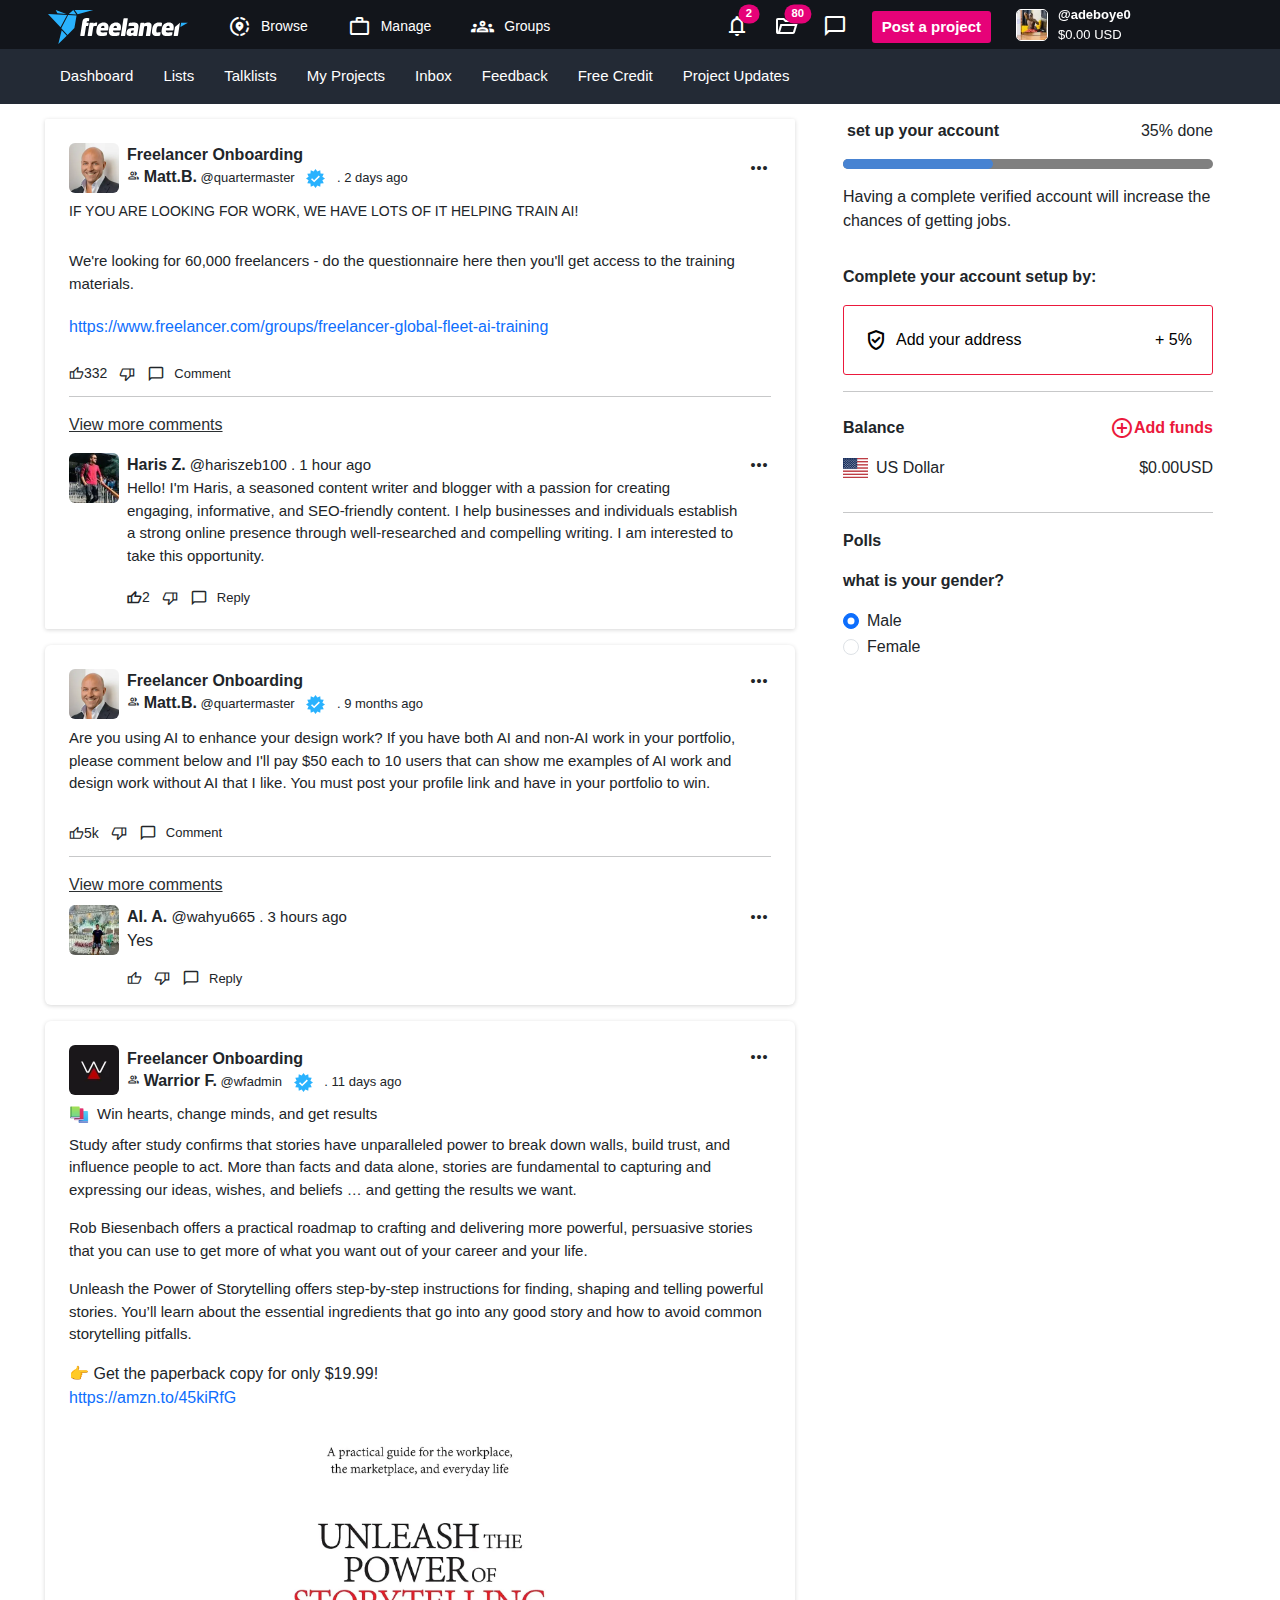
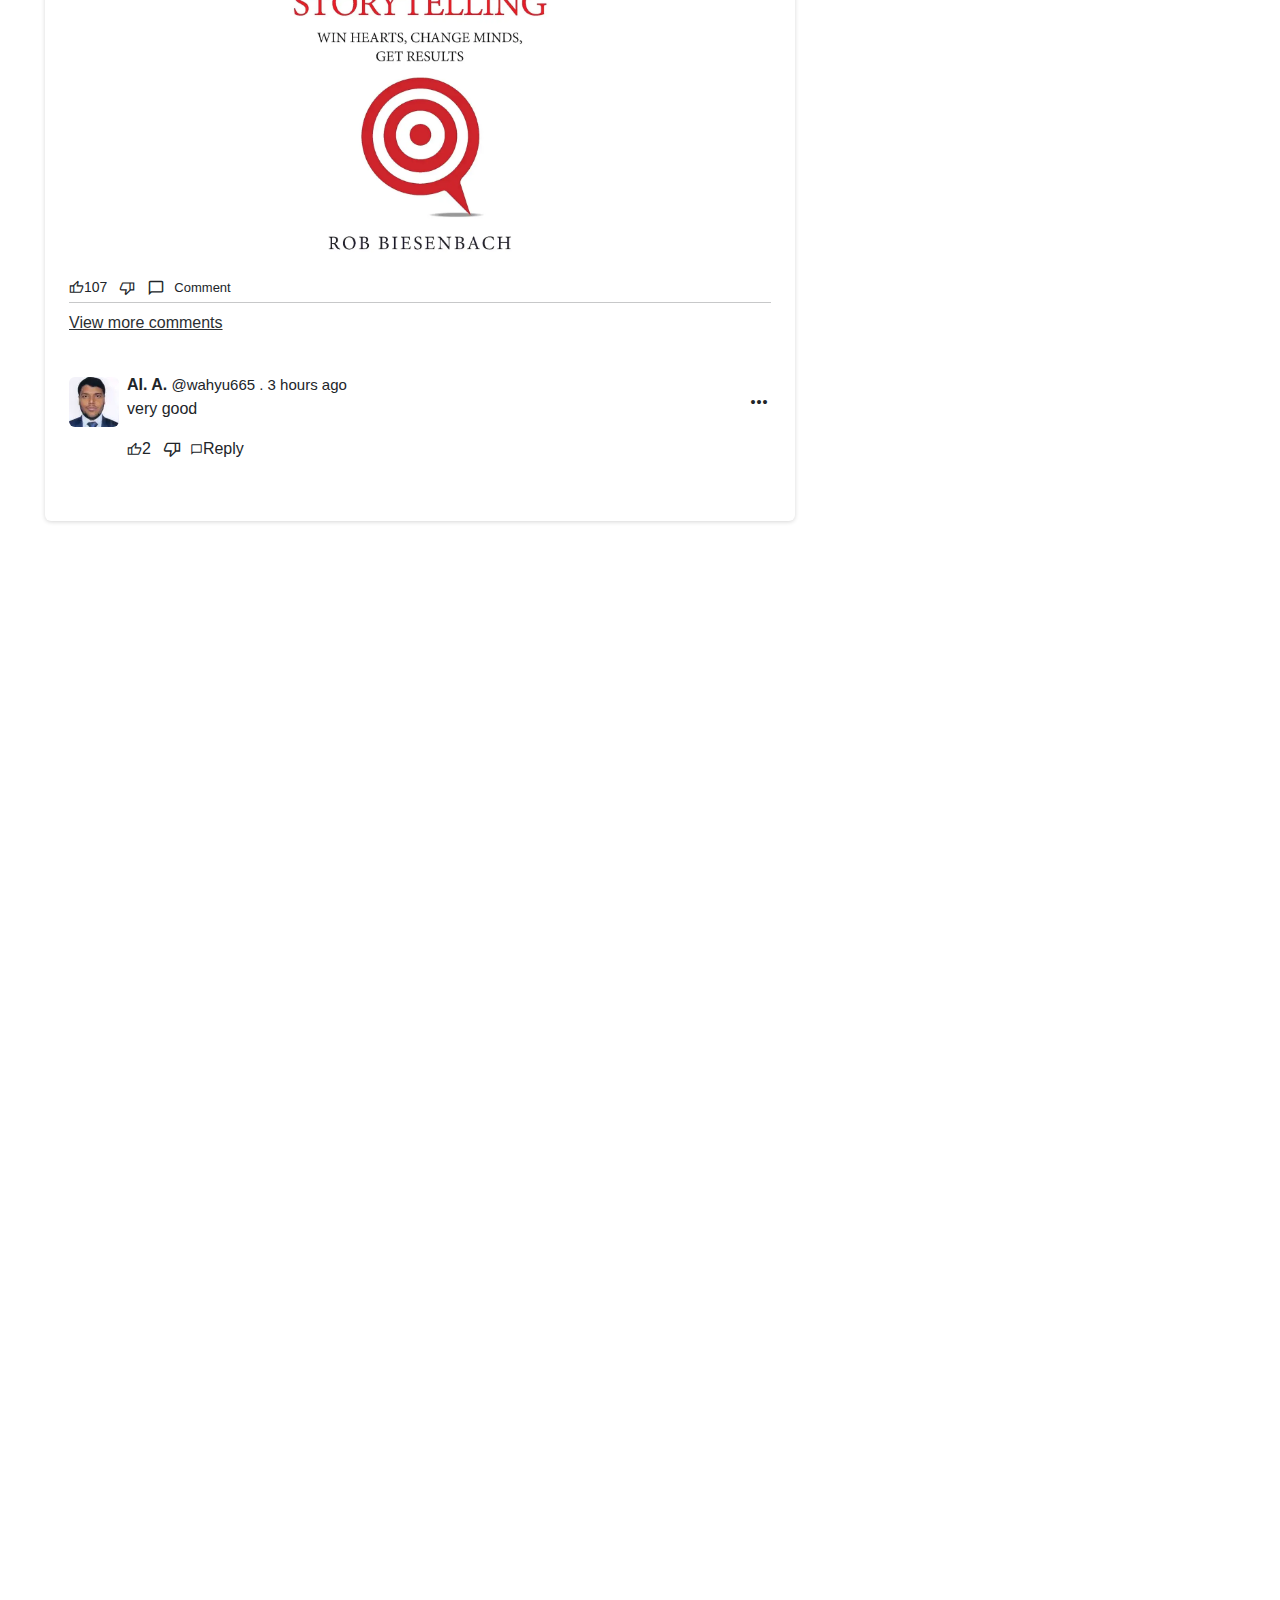
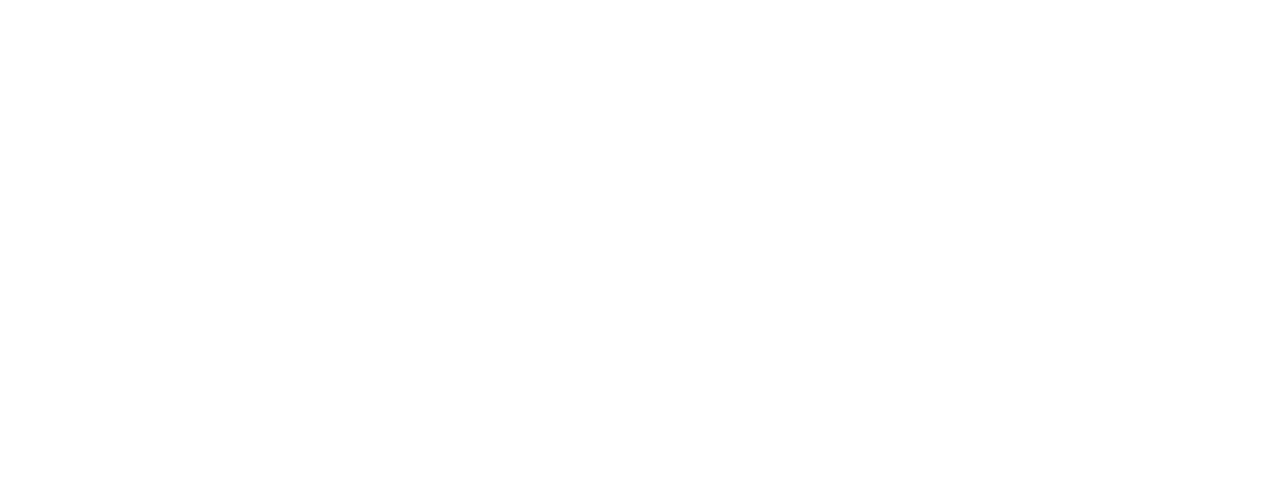
<file: dashboard.html>
<!DOCTYPE html>
<html lang="en">

<head>
    <meta charset="UTF-8">
    <meta name="viewport" content="width=device-width, initial-scale=1.0">
    <title>Dashboard | Freelancer</title>
    <link rel="shortcut icon" href="freelancer-logo-icon (1).svg" type="image/x-icon">
    <link rel="stylesheet" href="dashboard.css">
    <link href="https://cdn.jsdelivr.net/npm/bootstrap@5.3.3/dist/css/bootstrap.min.css" rel="stylesheet"
        integrity="sha384-QWTKZyjpPEjISv5WaRU9OFeRpok6YctnYmDr5pNlyT2bRjXh0JMhjY6hW+ALEwIH" crossorigin="anonymous">
    <link rel="stylesheet"
        href="https://fonts.googleapis.com/css2?family=Material+Symbols+Outlined:opsz,wght,FILL,GRAD@24,400,0,0" />
</head>

<body>
    <nav class="nav px-5">
        <header class="display">
            <div class="nav-left">

                <div class="d-flex">

                    <div class="freelancer-logo">
                        <img src="freelancer-logo-light (1).svg" alt="">
                    </div>
                    <div class="browse">
                        <button>
                            <span class="material-symbols-outlined">
                                share_location
                            </span>
                            <span>Browse</span>

                        </button>

                        <button>
                            <span class="material-symbols-outlined">
                                work
                            </span>
                            <span>Manage</span>
                        </button>
                        <button>
                            <span class="material-symbols-outlined">
                                groups
                            </span>
                            <span>Groups</span>
                        </button>
                    </div>

                </div>

            </div>
            <div class="note">
                <button class="position-relative"> <span class="material-symbols-outlined">
                        notifications
                    </span>
                    <span class="position-absolute top-0 start-100 translate-middle badge rounded-pill bg">
                        2
                        <span class="visually-hidden">notifications</span>
                </button>

                <button class="position-relative">
                    <span class="material-symbols-outlined">
                        folder_open
                    </span>
                    <span class="position-absolute top-0 start-100 translate-middle badge rounded-pill bg">
                        80
                        <span class="visually-hidden">Recent projects</span>
                </button>
                <button class="third">
                    <span class="material-symbols-outlined">
                        chat_bubble
                    </span>
                </button>
                <button>Post a project</button>
                <div class="d-flex image">
                    <button><img src="sam1.webp" alt=""></button>
                    <button>@adeboye0 <footer class="fw-normal"> $0.00 USD</footer></button>
                </div>

            </div>

        </header>
    </nav>

    <main class="nav1">
        <button>Dashboard</button>
        <button>Lists</button>
        <button>Talklists</button>
        <button>My Projects</button>
        <button>Inbox</button>
        <button>Feedback</button>
        <button>Free Credit</button>
        <button>Project Updates</button>
    </main>

    <section class="one">
        <main class="d-flex">
            <div>

                <div class="first px-4 py-4">
                    <div class="d-flex justify-content-between align-items-center">
                        <div class="d-flex">
                            <div class="image2">
                                <img class="rounded" src="jeff.webp" alt="">
                            </div>
                            <div class="px-2">
                                <div>
                                    <p class="fs-6 fw-bold">Freelancer Onboarding</p>
                                </div>
                                <div class="matt">
                                    <span class="material-symbols-outlined">group</span>
                                    <span class="fw-bold fs-6">Matt.B.</span>
                                    <span>@quartermaster</span>
                                    <span class="verified p-2"> <img src="verified-v2.svg" alt=""></span>
                                    <span>.</span>
                                    <span>2 days ago</span>

                                </div>
                            </div>

                        </div>
                        <span class="material-symbols-outlined">
                            more_horiz
                        </span>
                    </div>
                    <div class="py-2 if">
                        <p>IF YOU ARE LOOKING FOR WORK, WE HAVE LOTS OF IT HELPING TRAIN AI!</p>
                    </div>
                    <div class="py-1 we">
                        <p>We're looking for 60,000 freelancers - do the questionnaire here then you'll get access to
                            the
                            training materials.</p>

                    </div>
                    <a href="#" class="text-decoration-none">
                        https://www.freelancer.com/groups/freelancer-global-fleet-ai-training</a>
                    <div class="likes d-flex align-items-center py-4">
                        <span class="material-symbols-outlined">
                            thumb_up
                        </span>
                        <span>332</span>
                        <span class="material-symbols-outlined">
                            thumb_down
                        </span>
                        <span class="material-symbols-outlined">
                            chat_bubble
                        </span>
                        <span>Comment</span>
                    </div>
                    <hr class="hr">
                    <div class="py-3">
                        <a class="text-secondary-emphasis" href="#">View more comments</a>
                    </div>
                    <div class="d-flex justify-content-between">
                        <div class="d-flex">
                            <div class="image3">
                                <img class="rounded" src="jeffss.webp" alt="">
                            </div>
                            <div class="haris px-2">
                                <span class=" fs-6">Haris Z.</span>
                                <span>@hariszeb100</span>
                                <span>.</span>
                                <span>1 hour ago</span>
                                <p>Hello! I'm Haris, a seasoned content writer and blogger with a passion for creating
                                    engaging,
                                    informative, and SEO-friendly content. I help businesses and individuals establish a
                                    strong
                                    online presence through well-researched and compelling writing.
                                    I am interested to take this opportunity.</p>
                                <div class="likes1 d-flex align-items-center py-1">
                                    <span class="material-symbols-outlined">
                                        thumb_up
                                    </span>
                                    <span>2</span>
                                    <span class="material-symbols-outlined">
                                        thumb_down
                                    </span>
                                    <span class="material-symbols-outlined">
                                        chat_bubble
                                    </span>
                                    <span>Reply</span>
                                </div>
                            </div>

                        </div>

                        <span class="material-symbols-outlined">
                            more_horiz
                        </span>
                    </div>


                </div>
                <div class="second px-4 py-4 rounded my-3">
                    <div class="d-flex justify-content-between">
                        <div class="d-flex">
                            <div class="image3">
                                <img class="rounded" src="jeff.webp" alt="">
                            </div>
                            <div class="px-2">
                                <div>
                                    <p class="fs-6 fw-bold">Freelancer Onboarding</p>
                                </div>
                                <div class="matt2">
                                    <span class="material-symbols-outlined">group</span>
                                    <span class="fw-bold fs-6">Matt.B.</span>
                                    <span>@quartermaster</span>
                                    <span class="verified1 p-2"> <img src="verified-v2.svg" alt=""></span>
                                    <span>.</span>
                                    <span>9 months ago</span>

                                </div>
                            </div>

                        </div>
                        <span class="material-symbols-outlined">
                            more_horiz
                        </span>
                    </div>
                    <div class="are-you py-2">
                        <p>Are you using AI to enhance your design work? If you have both AI and non-AI work in your
                            portfolio,
                            please comment below and I'll pay $50 each to 10 users that can show me examples of AI work
                            and
                            design work without AI that I like. You must post your profile link and have in your
                            portfolio
                            to
                            win.</p>
                    </div>
                    <div class="likes2 d-flex align-items-center py-1">
                        <span class="material-symbols-outlined">
                            thumb_up
                        </span>
                        <span>5k</span>
                        <span class="material-symbols-outlined">
                            thumb_down
                        </span>
                        <span class="material-symbols-outlined">
                            chat_bubble
                        </span>
                        <span>Comment</span>
                    </div>
                    <hr class="hr1 my-2">
                    <div class="py-2">
                        <a class="text-secondary-emphasis" href="#">View more comments</a>
                    </div>
                    <div class="d-flex justify-content-between">
                        <div class="d-flex ">
                            <div class="image4">
                                <img class="rounded" src="allll.webp" alt="">
                            </div>
                            <div class="px-2">
                                <div class="a-i">
                                    <span class=" fs-6">AI. A.</span>
                                    <span>@wahyu665</span>
                                    <span>.</span>
                                    <span>3 hours ago</span>
                                </div>

                                <p>Yes</p>
                                <div class="likes3 d-flex align-items-center">
                                    <span class="material-symbols-outlined">
                                        thumb_up
                                    </span>
                                    <span class="material-symbols-outlined">
                                        thumb_down
                                    </span>
                                    <span class="material-symbols-outlined">
                                        chat_bubble
                                    </span>
                                    <span>Reply</span>
                                </div>
                            </div>
                        </div>
                        <span class="material-symbols-outlined">
                            more_horiz
                        </span>
                    </div>



                </div>
                <div class="third1 px-4 py-4 rounded">
                    <div class="d-flex justify-content-between">
                        <div class="d-flex align-items-center">
                            <div class="image5">
                                <img class="rounded" src="warrior.webp" alt="">
                            </div>
                            <div class="px-2">
                                <div>
                                    <p class="fs-6 fw-bold">Freelancer Onboarding</p>
                                </div>
                                <div class="matt3">
                                    <span class="material-symbols-outlined">group</span>
                                    <span class="fw-bold fs-6">Warrior F.</span>
                                    <span>@wfadmin</span>
                                    <span class="verified p-2"> <img src="verified-v2.svg" alt=""></span>
                                    <span>.</span>
                                    <span>11 days ago</span>

                                </div>
                            </div>
                        </div>
                        <span class="material-symbols-outlined">
                            more_horiz
                        </span>
                    </div>
                    <div class="image6 py-2 d-flex align-items-center">
                        <img src="Microsoft-Fluentui-Emoji-3d-Books-3d.512 (1).png" alt="">
                        <p class="m-0 px-2">Win hearts, change minds, and get results</p>
                    </div>
                    <div class="study">
                        <p>Study after study confirms that stories have unparalleled power to break down walls, build
                            trust,
                            and
                            influence people to act. More than facts and data alone, stories are fundamental to
                            capturing
                            and
                            expressing our ideas, wishes, and beliefs … and getting the results we want.</p>
                    </div>
                    <div class="rob">
                        <p>Rob Biesenbach offers a practical roadmap to crafting and delivering more powerful,
                            persuasive
                            stories that you can use to get more of what you want out of your career and your life.
                        </p>
                    </div>
                    <div class="unleash">
                        <p>Unleash the Power of Storytelling offers step-by-step instructions for finding, shaping and
                            telling
                            powerful stories. You’ll learn about the essential ingredients that go into any good story
                            and
                            how
                            to avoid common storytelling pitfalls.
                        </p>
                    </div>
                    👉<span> Get the paperback copy for only $19.99!</span>
                    <div>
                        <a class="text-decoration-none" href="#">https://amzn.to/45kiRfG</a>

                    </div>
                    <div class="image7 d-flex justify-content-center">
                        <img src="unleash.png" alt="">
                    </div>
                    <div class="likes4 d-flex align-items-center py-1">
                        <span class="material-symbols-outlined">
                            thumb_up
                        </span>
                        <span>107</span>
                        <span class="material-symbols-outlined">
                            thumb_down
                        </span>
                        <span class="material-symbols-outlined">
                            chat_bubble
                        </span>
                        <span>Comment</span>
                    </div>
                    <hr class="m-0">
                    <div class="py-2">
                        <a class="text-secondary-emphasis" href="#">View more comments</a>
                    </div>
                    <di class="d-flex align-items-center justify-content-between">
                        <div class="d-flex align-items-center">
                            <div class="image8">
                                <img class="rounded" src="ari.webp" alt="">
                            </div>
                            <div class=" pad px-2">
                                <div class="ari ">
                                    <span class=" fs-6">AI. A.</span>
                                    <span>@wahyu665</span>
                                    <span>.</span>
                                    <span>3 hours ago</span>
                                </div>
                                <p>very good</p>
                                <div class="likes5 d-flex align-items-center">
                                    <span class="material-symbols-outlined">
                                        thumb_up
                                    </span>
                                    <span class=" p-0">2</span>
                                    <span class="material-symbols-outlined">
                                        thumb_down
                                    </span>
                                    <span class="material-symbols-outlined">
                                        chat_bubble
                                    </span>
                                    <span>Reply</span>
                                </div>
                            </div>
                        </div>
                        <span class="material-symbols-outlined">
                            more_horiz
                        </span>
                </div>
            </div>
            </div>
            <div class=" px-5 ther">
                <div class="d-flex justify-content-between set">

                    <p class="fw-bold px-1">set up your account</p>
                    <p>35% done</p>


                </div>
                <div class="radius">
                    <div class="radius1"></div>
                </div>
                <p class="py-3">Having a complete verified account will increase the chances of getting jobs.</p>
                <p class="fw-bold">Complete your account setup by:</p>
                <div class="address">
                    <button class="d-flex align-items-center justify-content-between "><span
                            class="d-flex align-items-center">
                            <span class="material-symbols-outlined">
                                verified_user
                            </span> <span class="px-2">Add your address</span>
                        </span>
                        <div>+ 5%</div>
                    </button>
                </div>
                <hr class="py-1">
                <div class="d-flex justify-content-between">
                    <div>
                        <p class="fw-bold">Balance </p>
                    </div>
                    <div class="d-flex circle">
                        <span class="material-symbols-outlined">
                            add_circle
                        </span>
                        <p class="fw-bold ">Add funds</p>
                    </div>
                </div>
                <DIV class="d-flex justify-content-between">
                    <div class="image9 d-flex align-items-center">
                        <img src="uss.webp" alt="">
                        <p class="px-2">US Dollar</p>
                    </div>
                    <p>$0.00USD</p>
                </DIV>
                <hr>
                <p class="fw-bold">Polls</p>
                <p class="fw-bold">what is your gender?</p>
                <div class="form-check">
                    <input class="form-check-input" type="radio" name="exampleRadios" id="exampleRadios1"
                        value="option1" checked>
                    <label class="form-check-label" for="exampleRadios1">
                        Male
                    </label>
                </div>
                <div class="form-check">
                    <input class="form-check-input" type="radio" name="exampleRadios" id="exampleRadios2" value="option2">
                    <label class="form-check-label" for="exampleRadios2">
                      Female
                    </label>
                  </div>
            </div>

        </main>



    </section>


</body>

</html>
</file>
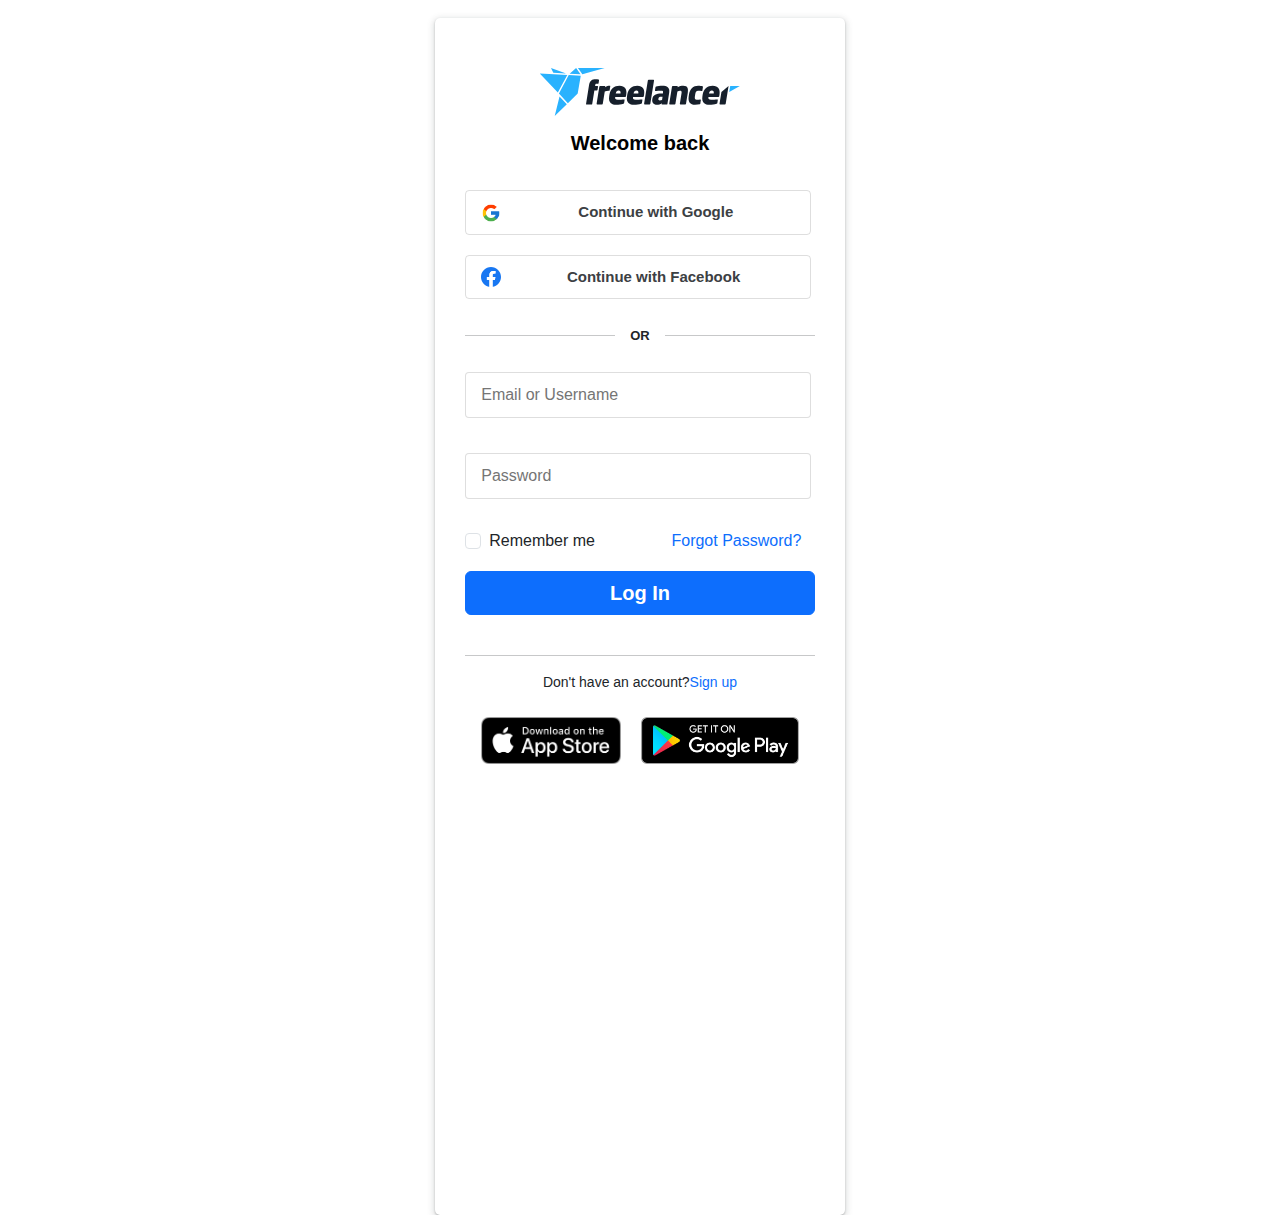
<file: login.html>
<!DOCTYPE html>
<html lang="en">

<head>
    <meta charset="UTF-8">
    <meta name="viewport" content="width=device-width, initial-scale=1.0">
    <title>Login to Hire Freelancers & Find Work | Freelancer</title>
    <link rel="shortcut icon" href="freelancer-logo-icon (1).svg" type="image/x-icon">
    <link rel="stylesheet" href="login.css">
    <link href="https://cdn.jsdelivr.net/npm/bootstrap@5.3.3/dist/css/bootstrap.min.css" rel="stylesheet"
        integrity="sha384-QWTKZyjpPEjISv5WaRU9OFeRpok6YctnYmDr5pNlyT2bRjXh0JMhjY6hW+ALEwIH" crossorigin="anonymous">
</head>

<body>
    <main class="background">
        <div class="freela">
            <img src="chan1.svg" alt="">
            <h1>Welcome back</h1>
        </div>
        <div class="google">
            <button class="d-flex align-items-center justify-content-between"><img src="google icon.png" alt="">Continue
                with Google</button>
        </div>
        <div class="facebook ">
            <button class="d-flex align-items-center justify-content-between"><img src="chantt1.svg" alt="">Continue
                with Facebook</button>
        </div>
        <div class="d-flex align-items-center justify-content-center or">
            <hr>
            <p>OR</p>
            <hr>
        </div>
        <form class="email">
            <input type="text" name="" id="" placeholder="Email or Username">
            <input type="text" name="" id="" placeholder="Password">
        </form>
        <div class="mb-3 d-flex">
            <div class="form-check remember">
                <input type="checkbox" class="form-check-input" id="dropdownCheck">
                <label class="form-check-label me-5" for="dropdownCheck">
                    Remember me

                </label>
                <a class="ms-4 text-decoration-none" href="#">Forgot Password?</a>
            </div>
        </div>
        <button type="submit" class="btn btn-primary w-100 mb-4 log"> <a class="login "
                href="dashboard.html">Log In</a></button>
        <hr class="hr">
        <div class="d-flex justify-content-center don">
            Don't have an account?<a class="text-decoration-none" href="signup.html">Sign up</a>
        </div>
        <div class="d-flex align-items-center justify-content-center mt-4 play">
            <img src="chantt2.png" alt="">
            <img src="chantt3.png" alt="">
        </div>
        

    </main>
</body>

</html>
</file>
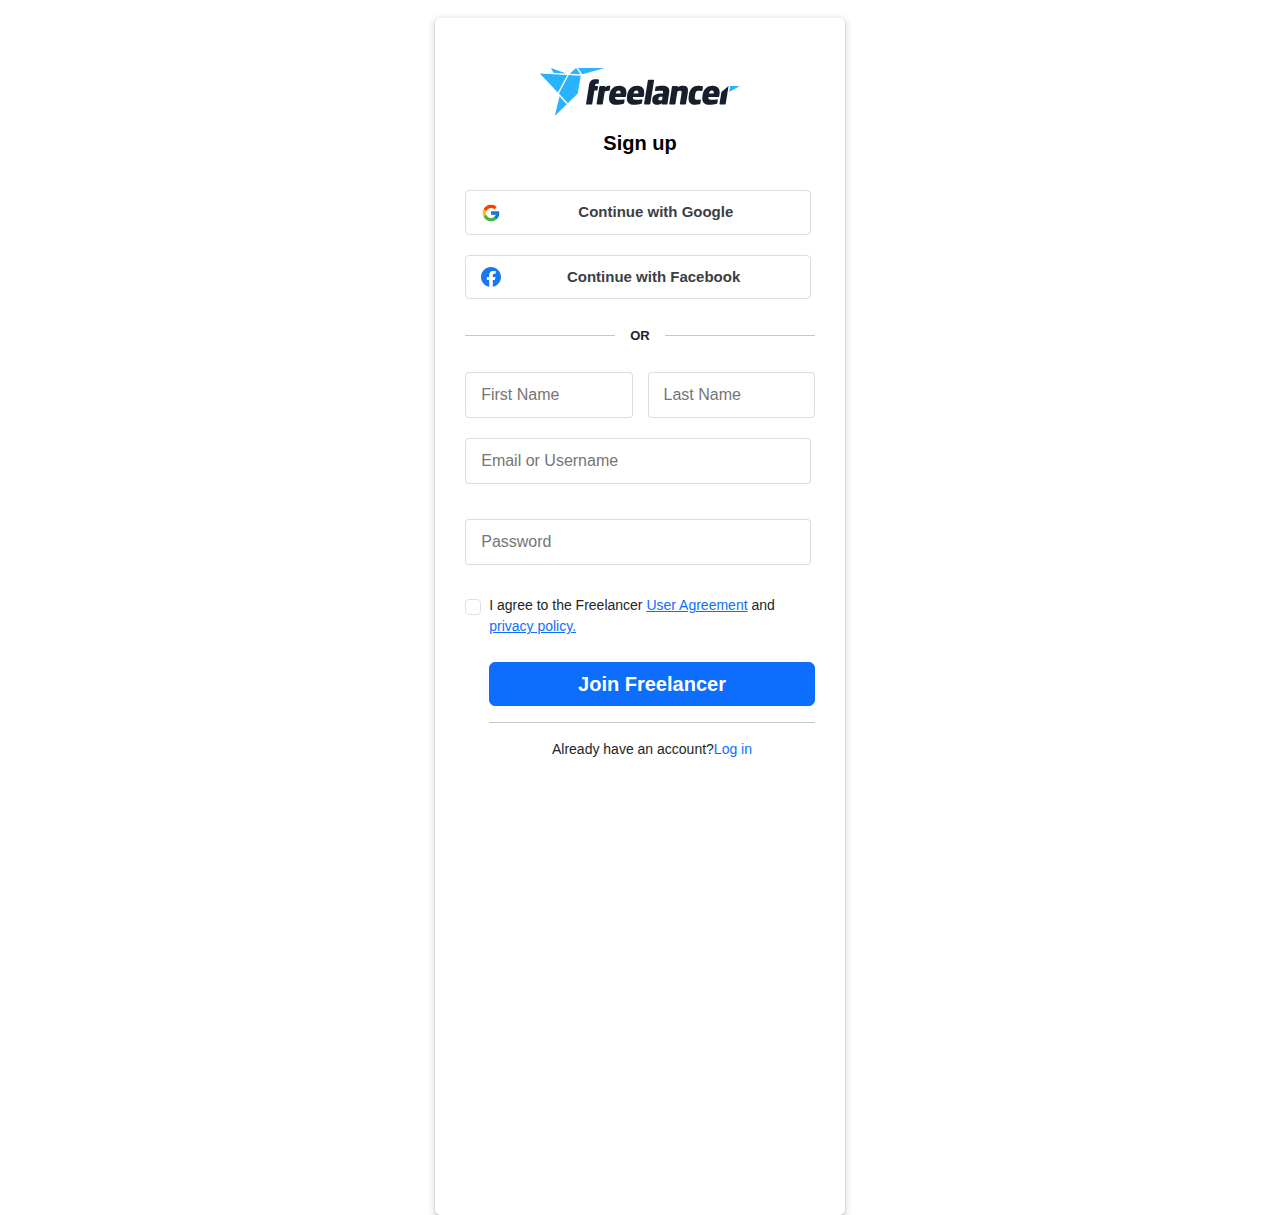
<file: signup.html>
<!DOCTYPE html>
<html lang="en">

<head>
    <meta charset="UTF-8">
    <meta name="viewport" content="width=device-width, initial-scale=1.0">
    <title>User Signup | Freelancer</title>
    <link rel="stylesheet" href="signup.css">
    <link rel="shortcut icon" href="freelancer-logo-icon (1).svg" type="image/x-icon">
    <link href="https://cdn.jsdelivr.net/npm/bootstrap@5.3.3/dist/css/bootstrap.min.css" rel="stylesheet"
        integrity="sha384-QWTKZyjpPEjISv5WaRU9OFeRpok6YctnYmDr5pNlyT2bRjXh0JMhjY6hW+ALEwIH" crossorigin="anonymous">
</head>

<body>
    <main class="background">
        <div class="freela">
            <img src="chan1.svg" alt="">
            <h1>Sign up</h1>
        </div>
        <div class="google">
            <button class="d-flex align-items-center justify-content-between"><img src="google icon.png" alt="">Continue
                with Google</button>
        </div>
        <div class="facebook ">
            <button class="d-flex align-items-center justify-content-between"><img src="chantt1.svg" alt="">Continue
                with Facebook</button>
        </div>
        <div class="d-flex align-items-center justify-content-center or">
            <hr>
            <p>OR</p>
            <hr>
        </div>
        <div class="d-flex justify-content-center firstn">
            <input type="text" name="" id="" placeholder="First Name">
            <input type="text" name="" id="" placeholder="Last Name">
        </div>
        <form class="email">
            <input type="text" name="" id="" placeholder="Email or Username">
            <input type="text" name="" id="" placeholder="Password">
        </form>
        <div class="form-check remember ">
            <input type="checkbox" class="form-check-input" id="dropdownCheck">
            <label class="form-check-label  agree" for="dropdownCheck">
                I agree to the Freelancer <a href="">User Agreement</a> and <a href="">privacy policy.</a>

            </label>
            <button type="submit" class="btn btn-primary w-100 mt-4 log"> <a class="signup " href="login.html"> Join Freelancer</a>
            
            </button>
            <hr class="hr">
            <div class="d-flex justify-content-center don">
                Already have an account?<a class="text-decoration-none" href="signup.html">Log in</a>
            </div>

        </div>

    </main>
</body>

</html>
</file>
<file: dashboard.css>
* {
    margin: 0;
    padding: 0;
    box-sizing: border-box;
    font-family: 'Roboto', "Helvetica Neue", Helvetica, Arial, sans-serif;
}

body {
    font-family: 'Roboto', "Helvetica Neue", Helvetica, Arial, sans-serif;
}

.nav {
    width: 100%;
    height: 49px;
    background-color: #12151B;
    padding: 0 0 10px 0;
    position: sticky;
    top: 0;

}

.freelancer-logo img {
    width: 140px;
}

.display {
    display: flex;
    justify-content: space-between;
    width: 1100px;
    align-items: center;
    /* padding: 0 40px; */


}

.nav_left {
    /* display: flex; */
    background-color: red;
    align-items: center;
}

.browse {
    display: flex;
    color: white;
    padding: 0 20px;

}

.browse button {
    display: flex;
    align-items: center;
    padding: 0 20px;
    border: none;
    background: none;
    color: white;
}

.bg {
    background-color: #E60278;
}

.browse span:nth-child(1) {

    font-size: 23px;
    padding: 0 10px 0 0;
    /* background-color: aqua; */
}

.browse span:nth-child(2) {
    font-family: 'Roboto', "Helvetica Neue", Helvetica, Arial, sans-serif;
    font-size: 14px;
}



.note {
    display: flex;
    /* color: white; */
    gap: 25px;
    align-items: center;

    font-size: 15px;
    /* background-color: black; */
    /* background-color: red; */
}

.note button:nth-child(1) {
    border: none;
    background-color: transparent;
    color: white;
    margin: 5px 0 0 0;

}

.note button:nth-child(2) {
    border: none;
    background-color: transparent;
    color: white;
    margin: 5px 0 0 0;
}

.third {
    border: none;
    background-color: transparent;
    color: white;
    margin: 5px 0 0 0;
}

.note button:nth-child(4) {
    background-color: #E60278;
    color: white;
    border: none;
    padding: 5px 10px;
    border-radius: 3px;
    /* font-size: 20px; */
    font-weight: 700;
}

.image button:nth-child(1) {
    border: none;
     background-color: transparent;
    padding: 0 0 10px 0;
}

.image button img {
    width: 32px;
    border-radius: 5px;
    border: 1px solid white;

}

.image button:nth-child(2) {
    width: 100px;
    padding: 0 0 10px 10px;
    text-align: start;
    font-size: 13px;
    background-color: transparent;
    font-weight: 600;
   
}
.nav1{
    width: 100%;
    height: 55px;
    background-color: #232A35;
    display: flex;
    align-items: center;
    padding: 0 45px;
    

}
.one{
    width: 100%;
    height: 400vh;
    padding: 15px 45px;
    /* position: absolute;
    z-index: 3 !important; */
}
.nav1 button{
    color: white;
    background-color: transparent;
    border: none;
    padding: 15px 15px;
    font-size: 15px;
    
}
.nav1 button:hover{
    background-color: rgba(255, 255, 255, 0.196);
}
.first{
    background-color: white;
    width: 750px;
    height: 510px;
    border-radius: 2px;
    box-shadow:rgba(0, 0, 0, 0.16) 0px 1px 4px;
}
.matt{
    margin: -18px 0 0 0;
    font-size: 13px;
}
.image2 img{
    width: 50px;
}
.matt span:nth-child(1){
    font-size: 13px;
}
.verified img{
    width: 19px;
    
}
/* .matt span:nth-child(5){
    margin: -20px 0 0 0;
    background-color: #E60278;
} */
.if p{
    font-size: 14px;
}
.we{
    font-size: 15px; 
}
.likes span:nth-child(1){
    font-size: 15px;
}
.likes span:nth-child(2){
    font-size: 14px;
}
.likes span:nth-child(3){
    padding: 0 0 0 12px;
    font-size: 16px;
}
.likes span:nth-child(4){
    font-size: 18px;
    padding: 0 0 0 12px;
}
.likes span:nth-child(5){
    font-size: 13px;
    padding: 0 0 0 9px;
}
.hr{
    margin: -12px 0 0 0;
}
.image3 img{
    width: 50px;
}
.haris{
    font-size: 15px;
}
.haris span:nth-child(1){
    font-weight:600 ;
}
.likes1 span:nth-child(1){
    font-size: 15px;
}
.likes1 span:nth-child(2){
    font-size: 14px;
}
.likes1 span:nth-child(3){
    padding: 0 0 0 12px;
    font-size: 16px;
}
.likes1 span:nth-child(4){
    font-size: 18px;
    padding: 0 0 0 12px;
}
.likes1 span:nth-child(5){
    font-size: 13px;
    padding: 0 0 0 9px;
}
.second{
    background-color: white;
    width: 750px;
    height: 360px;
    border-radius: 2px;
    box-shadow:rgba(0, 0, 0, 0.16) 0px 1px 4px;
}
.matt2{
    margin: -18px 0 0 0;
    font-size: 13px;
}
.image3 img{
    width: 50px;
}
.matt2 span:nth-child(1){
    font-size: 13px;
}
.verified1 img{
    width: 19px;
    
}
.are-you p{
    font-size: 15px;
}
.likes2 span:nth-child(1){
    font-size: 15px;
}
.likes2 span:nth-child(2){
    font-size: 14px;
}
.likes2 span:nth-child(3){
    padding: 0 0 0 12px;
    font-size: 16px;
}
.likes2 span:nth-child(4){
    font-size: 18px;
    padding: 0 0 0 12px;
}
.likes2 span:nth-child(5){
    font-size: 13px;
    padding: 0 0 0 9px;
}
.image4 img{
    width: 50px;
}
.a-i{
    font-size: 15px;
}
.a-i span:nth-child(1){
    font-weight:600 ;
}
.likes3 span:nth-child(1){
    font-size: 15px;
}

.likes3 span:nth-child(2){
    padding: 0 0 0 12px;
    font-size: 16px;
}
.likes3 span:nth-child(3){
    font-size: 18px;
    padding: 0 0 0 12px;
}
.likes3 span:nth-child(4){
    font-size: 13px;
    padding: 0 0 0 9px;
}
.third1{
    background-color: white;
    width: 750px;
    height: 1100px;
    border-radius: 2px;
    box-shadow:rgba(0, 0, 0, 0.16) 0px 1px 4px;
}
.image5 img{
    width: 50px;
}
.matt3{
    margin: -18px 0 0 0;
    font-size: 13px;
}
.matt3 span:nth-child(1){
    font-size: 13px;
}
.image6 img{
    width: 20px;
}
.image6 p{
    font-size: 15px;
}
.study p{
    font-size: 15px;
  
}
.rob p{
    font-size: 15px;
}
.unleash p{
    font-size: 15px;
}
.image7 img{
    width: 300px;
}
.likes4 span:nth-child(1){
    font-size: 15px;
}
.likes4 span:nth-child(2){
    font-size: 14px;
}
.likes4 span:nth-child(3){
    padding: 0 0 0 12px;
    font-size: 16px;
}
.likes4 span:nth-child(4){
    font-size: 18px;
    padding: 0 0 0 12px;
}
.likes4 span:nth-child(5){
    font-size: 13px;
    padding: 0 0 0 9px;
}
.image8 img{
    width: 50px;
}
.ari{
    font-size: 15px;
}
.ari span:nth-child(1){
    font-weight:600 ;
}
.likes5 span:nth-child(1){
    font-size: 15px;
}

.likes5 span:nth-child(2){
    padding: 0 0 0 12px;
    font-size: 16px;
}
.likes5 span:nth-child(3){
    font-size: 18px;
    padding: 0 0 0 12px;
}
.likes5 span:nth-child(4){
    font-size: 13px;
    padding: 0 0 0 9px;
}
.pad{
    padding: 30px  0 0 0;
}
.set{
width: 370px;
}
.radius{
    width: 370px;
    height: 10px;
    border-radius: 5px;
    background-color: grey;
}
.radius1{
    width: 150px;
    height: 10px;
    border-radius: 5px;
    background-color: #4783D2;
}
.address button{
    border: 1px solid rgb(235, 25, 60);
    padding: 20px;
    width: 370px;
    background-color: transparent;
    border-radius: 3px;
    height: 70px;
}
.address:hover{
    box-shadow: rgba(0, 0, 0, 0.35) 0px 5px 15px;
    transition: 10s ease-in 1.ms;
}
.circle{
    color:rgb(235, 25, 60) ;
}
.image9 img{
    width: 25PX;
    margin-bottom: 16px;
}
</file>
<file: login.css>
* {
    margin: 0;
    padding: 0;
    box-sizing: border-box;
    font-family: 'Roboto', "Helvetica Neue", Helvetica, Arial, sans-serif;

}

body {
    width: 100%;
    height: 135vh;
    padding-top: 18px;
   
    
}

.background {
    width: 32%;
    height: 100%;
    /* background-color: blue; */
    margin: auto;
    border-radius: 5px;
    box-shadow: rgba(60, 64, 67, 0.3) 0px 1px 2px 0px, rgba(60, 64, 67, 0.15) 0px 2px 6px 2px;
    padding: 50px 30px 0 30px;
}

.freela {
    text-align: center;
}

.freela img {
    width: 200px;
}

.freela h1 {
    font-size: 20px;
    color: black;
    font-weight: 700;
    padding-top: 15px;
}

.google {
    text-align: center;
}

.google img {
    width: 20px;
}

.google button {
    padding: 5px;
    border: 1px solid rgba(128, 128, 128, 0.26);
    border-radius: 4px;
    background-color: transparent;
    width: 99%;
    padding: 10px 77px 10px 15px;
    font-size: 15px;
    font-weight: 600;
    color: #3C4043;
    margin: 35px 0 0 0;
}

.facebook {
    text-align: center;
    margin: auto;
}

.facebook img {
    width: 20px;
}

.facebook button {
    padding: 5px;
    border: 1px solid rgba(128, 128, 128, 0.26);
    border-radius: 4px;
    background-color: transparent;
    width: 99%;
    padding: 10px 70px 10px 15px;
    color: #3C4043;
    font-weight: 600;
    font-size: 15px;
    margin: 20px 0 0 0;
}
.google:hover{
    background-color: rgba(0, 0, 255, 0.023);
}
.facebook:hover{
    background-color: rgba(0, 0, 255, 0.023);
}
.don{
    font-size: 14px;
}
hr{
    width: 45%;
}
.or{
    margin: 20px  0 0 0;
}
.or p{
    margin: 0 5px;
    font-size: 13px;
    font-weight: 700;
    padding: 0 10px;
}
.email input{
    width: 99%;
    padding: 10px 70px 10px 15px;
    outline: none;
    border: 1px solid rgba(128, 128, 128, 0.26);
    border-radius: 4px;
    margin: 20px 0 0 0;
}
.email input:nth-child(2){
    margin: 35px 0 0 0 ;
}
.email input:hover{
    border: 1px solid rgba(0, 0, 255, 0.322);
}
.remember{
    margin: 30px 0 0 0;
}
.hr{
    width: 100%;
}
.play img{
    width: 40%;
}
.play img:nth-child(2){
    width:45% ;
}
.play{
    gap: 20px;
}
.log a{
    font-weight: 700;
    font-size: 20px;
    color: white;
    text-decoration: none;
}
</file>
<file: signup.css>
*{
    margin: 0;
    padding: 0;
    box-sizing: border-box;
    font-family: 'Roboto', "Helvetica Neue", Helvetica, Arial, sans-serif;
}
body {
    width: 100%;
    height: 135vh;
   padding-top: 18px;
    
}

.background{
    width: 32%;
    height: 100%;
    /* background-color: blue; */
    margin: auto;
    border-radius: 5px;
    box-shadow: rgba(60, 64, 67, 0.3) 0px 1px 2px 0px, rgba(60, 64, 67, 0.15) 0px 2px 6px 2px;
    padding: 50px 30px 0 30px;
}
.freela {
    text-align: center;
}

.freela img {
    width: 200px;
}

.freela h1 {
    font-size: 20px;
    color: black;
    font-weight: 700;
    padding-top: 15px;
}

.google {
    text-align: center;
}

.google img {
    width: 20px;
}

.google button {
    padding: 5px;
    border: 1px solid rgba(128, 128, 128, 0.26);
    border-radius: 4px;
    background-color: transparent;
    width: 99%;
    padding: 10px 77px 10px 15px;
    font-size: 15px;
    font-weight: 600;
    color: #3C4043;
    margin: 35px 0 0 0;
}

.facebook {
    text-align: center;
    margin: auto;
}

.facebook img {
    width: 20px;
}

.facebook button {
    padding: 5px;
    border: 1px solid rgba(128, 128, 128, 0.26);
    border-radius: 4px;
    background-color: transparent;
    width: 99%;
    padding: 10px 70px 10px 15px;
    color: #3C4043;
    font-weight: 600;
    font-size: 15px;
    margin: 20px 0 0 0;
}
.google:hover{
    background-color: rgba(0, 0, 255, 0.023);
}
.facebook:hover{
    background-color: rgba(0, 0, 255, 0.023);
}
hr{
    width: 45%;
}
.or{
    margin: 20px  0 0 0;
}
.or p{
    margin: 0 5px;
    font-size: 13px;
    font-weight: 700;
    padding: 0 10px;
}
.firstn{
    gap: 15px;
}
.firstn input{
    width:48%;
    padding: 10px 15px 10px 15px;
    outline: none;
    border: 1px solid rgba(128, 128, 128, 0.26);
    border-radius: 4px;
    margin: 20px 0 0 0;
}
.firstn input:hover{
    border: 1px solid rgba(0, 0, 255, 0.322);
}
.email input{
    width: 99%;
    padding: 10px 70px 10px 15px;
    outline: none;
    border: 1px solid rgba(128, 128, 128, 0.26);
    border-radius: 4px;
    margin: 20px 0 0 0;
}
.email input:nth-child(2){
    margin: 35px 0 0 0 ;
}
.email input:hover{
    border: 1px solid rgba(0, 0, 255, 0.322);
}
.remember{
    margin: 30px 0 0 0;
}
.agree{
    font-size: 14px;
}
.don{
    font-size: 14px;
}
hr{
    width: 100%;
}
.log a{
    font-weight: 700;
    font-size: 20px;
    color: white;
    text-decoration: none;
}
</file>
